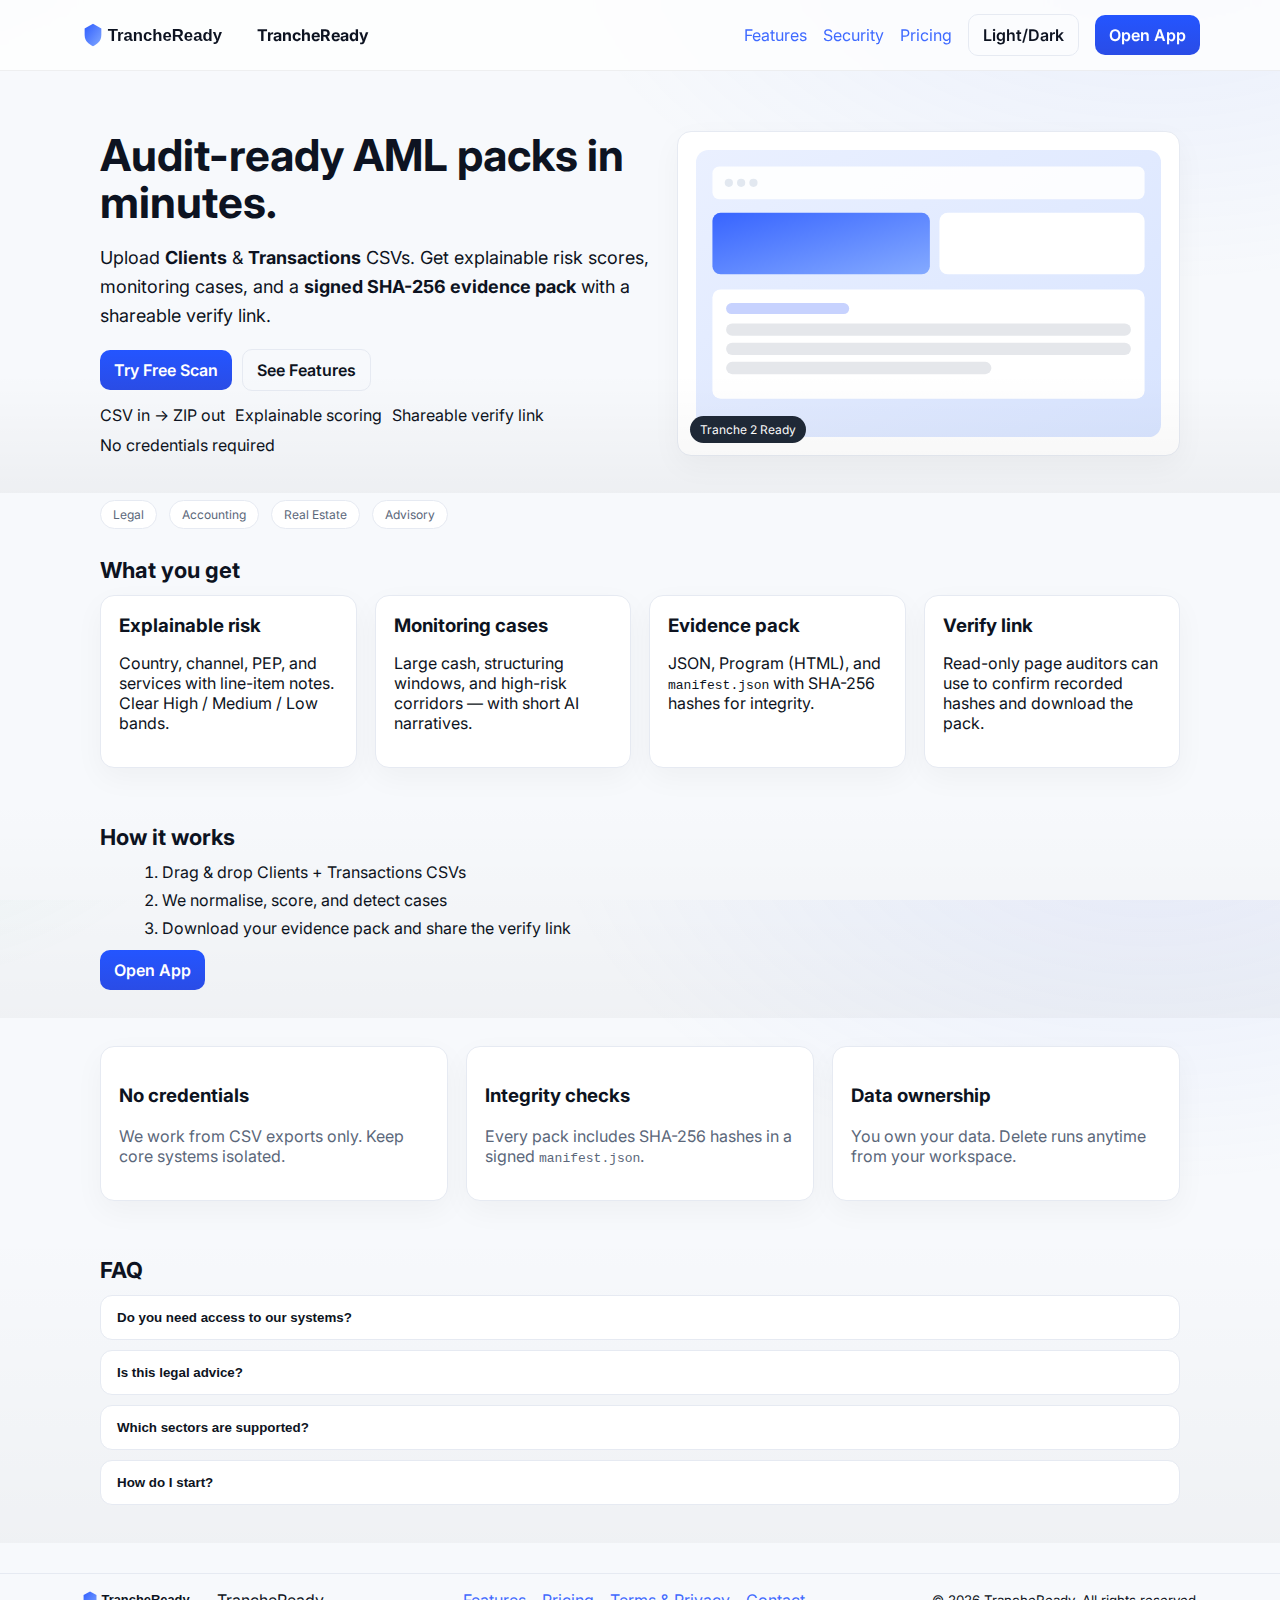
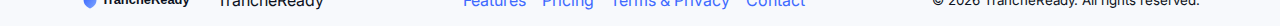
<file: index.html>
<!doctype html>
<html lang="en" data-theme="light">
<head>
  <meta charset="utf-8"/>
  <meta name="viewport" content="width=device-width, initial-scale=1"/>
  <title>TrancheReady — AML/CTF Tranche 2 Evidence Packs</title>
  <meta name="description" content="CSV in, ZIP out. Generate explainable AML risk scores, monitoring cases, and a signed SHA-256 evidence pack with a shareable verify link.">
  <link rel="icon" href="/assets/logo.svg" type="image/svg+xml">
  <link rel="stylesheet" href="/assets/style.css">
  <meta property="og:title" content="TrancheReady — Audit-ready AML packs in minutes">
  <meta property="og:description" content="Upload CSVs → signed SHA-256 evidence packs auditors trust.">
  <meta name="twitter:card" content="summary_large_image">
</head>
<body id="top">
  <!-- NAV -->
  <header class="nav">
    <div class="container nav-inner">
      <a class="brand" href="/"><img src="/assets/logo.svg" alt="TrancheReady"><span>TrancheReady</span></a>
      <button class="hamburger" id="hamburger" aria-label="Toggle menu">☰</button>
      <nav id="navLinks">
        <a href="#features">Features</a>
        <a href="#security">Security</a>
        <a href="/pricing.html">Pricing</a>
        <a class="btn ghost" id="themeToggle" href="javascript:void(0)">Light/Dark</a>
        <a class="btn app-link" data-app>Open App</a>
      </nav>
    </div>
  </header>

  <main>
    <!-- HERO -->
    <section class="hero">
      <div class="container hero-inner">
        <div class="hero-copy">
          <h1>Audit-ready AML packs in minutes.</h1>
          <p class="lead">Upload <b>Clients</b> & <b>Transactions</b> CSVs. Get explainable risk scores, monitoring cases, and a <b>signed SHA-256 evidence pack</b> with a shareable verify link.</p>
          <div class="cta-row">
            <a class="btn app-link" data-app>Try Free Scan</a>
            <a class="btn ghost" href="#features">See Features</a>
          </div>
          <ul class="hero-points">
            <li>CSV in → ZIP out</li>
            <li>Explainable scoring</li>
            <li>Shareable verify link</li>
            <li>No credentials required</li>
          </ul>
        </div>
        <div class="hero-media card">
          <img src="/assets/hero-figure.svg" alt="Compliance overview illustration" class="hero-fig"/>
          <div class="badge shadow">Tranche 2 Ready</div>
        </div>
      </div>
      <div class="diagonal"></div>
    </section>

    <!-- TRUST BAR -->
    <section class="trust">
      <div class="container trust-inner">
        <div class="chip">Legal</div>
        <div class="chip">Accounting</div>
        <div class="chip">Real Estate</div>
        <div class="chip">Advisory</div>
      </div>
    </section>

    <!-- FEATURES -->
    <section id="features" class="section">
      <div class="container">
        <h2 class="section-title">What you get</h2>
        <div class="grid four">
          <div class="card feature">
            <h3>Explainable risk</h3>
            <p>Country, channel, PEP, and services with line-item notes. Clear High / Medium / Low bands.</p>
          </div>
          <div class="card feature">
            <h3>Monitoring cases</h3>
            <p>Large cash, structuring windows, and high-risk corridors — with short AI narratives.</p>
          </div>
          <div class="card feature">
            <h3>Evidence pack</h3>
            <p>JSON, Program (HTML), and <code>manifest.json</code> with SHA-256 hashes for integrity.</p>
          </div>
          <div class="card feature">
            <h3>Verify link</h3>
            <p>Read-only page auditors can use to confirm recorded hashes and download the pack.</p>
          </div>
        </div>
      </div>
    </section>

    <!-- HOW IT WORKS -->
    <section class="section alt">
      <div class="container">
        <h2 class="section-title">How it works</h2>
        <ol class="steps">
          <li>Drag & drop Clients + Transactions CSVs</li>
          <li>We normalise, score, and detect cases</li>
          <li>Download your evidence pack and share the verify link</li>
        </ol>
        <div class="cta-row">
          <a class="btn app-link" data-app>Open App</a>
        </div>
      </div>
    </section>

    <!-- SECURITY -->
    <section id="security" class="section">
      <div class="container grid three">
        <div class="card">
          <h3>No credentials</h3>
          <p class="muted">We work from CSV exports only. Keep core systems isolated.</p>
        </div>
        <div class="card">
          <h3>Integrity checks</h3>
          <p class="muted">Every pack includes SHA-256 hashes in a signed <code>manifest.json</code>.</p>
        </div>
        <div class="card">
          <h3>Data ownership</h3>
          <p class="muted">You own your data. Delete runs anytime from your workspace.</p>
        </div>
      </div>
    </section>

    <!-- FAQ -->
    <section id="faq" class="section alt">
      <div class="container">
        <h2 class="section-title">FAQ</h2>
        <div class="accordion">
          <div class="item">
            <button class="q">Do you need access to our systems?</button>
            <div class="a">No. Upload CSVs. That’s it.</div>
          </div>
          <div class="item">
            <button class="q">Is this legal advice?</button>
            <div class="a">No. We generate evidence and summaries to support your compliance work. Always apply professional judgement.</div>
          </div>
          <div class="item">
            <button class="q">Which sectors are supported?</button>
            <div class="a">Start with legal, accounting, and real estate. Others on request.</div>
          </div>
          <div class="item">
            <button class="q">How do I start?</button>
            <div class="a">Click “Open App”, try the sample CSVs, and generate an evidence pack.</div>
          </div>
        </div>
      </div>
    </section>
  </main>

  <!-- FOOTER -->
  <footer class="site-footer">
    <div class="container footer-inner">
      <div class="foot-brand"><img src="/assets/logo.svg" alt=""><span>TrancheReady</span></div>
      <nav class="foot-links">
        <a href="#features">Features</a>
        <a href="/pricing.html">Pricing</a>
        <a href="/legal.html">Terms & Privacy</a>
        <a href="mailto:hello@trancheready.com">Contact</a>
      </nav>
      <small>© <span id="y"></span> TrancheReady. All rights reserved.</small>
    </div>
  </footer>

  <a href="#top" class="backtotop" id="backToTop" aria-label="Back to top">↑</a>

  <script src="/assets/main.js"></script>
</body>
</html>
</file>
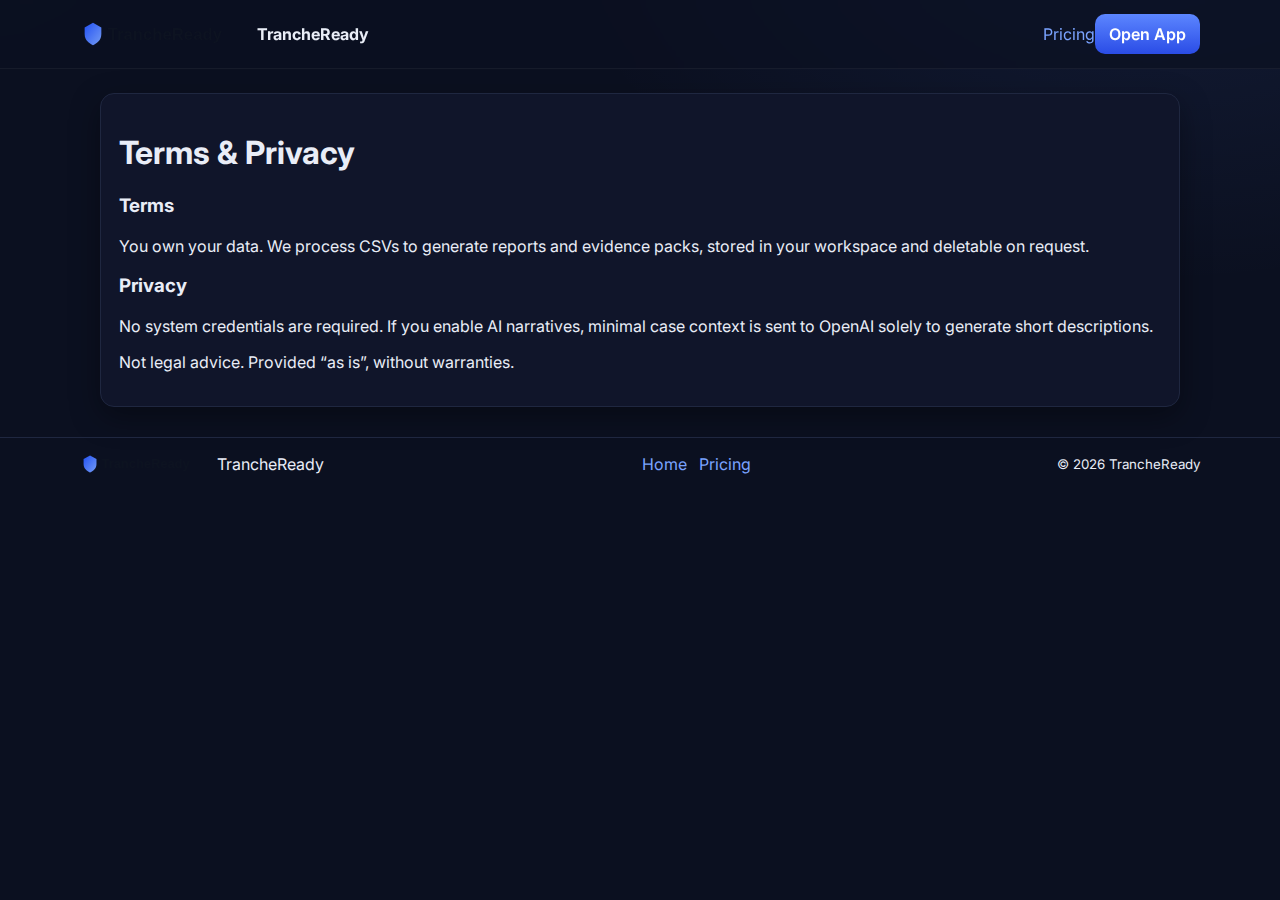
<file: legal.html>
<!doctype html>
<html lang="en" data-theme="dark">
<head>
  <meta charset="utf-8"/><meta name="viewport" content="width=device-width, initial-scale=1"/>
  <title>Legal — TrancheReady</title>
  <link rel="stylesheet" href="/assets/style.css">
  <link rel="icon" href="/assets/logo.svg" type="image/svg+xml">
</head>
<body>
  <header class="nav">
    <div class="container nav-inner">
      <a class="brand" href="/"><img src="/assets/logo.svg" alt="">TrancheReady</a>
      <nav><a href="/pricing.html">Pricing</a><a class="btn" href="APP_HOST">Open App</a></nav>
    </div>
  </header>
  <main class="container">
    <div class="card" style="margin:24px 0">
      <h1>Terms & Privacy</h1>
      <h3>Terms</h3>
      <p>You own your data. We process CSVs to generate reports and evidence packs, stored in your workspace and deletable on request.</p>
      <h3>Privacy</h3>
      <p>No system credentials are required. If you enable AI narratives, minimal case context is sent to OpenAI solely to generate short descriptions.</p>
      <p>Not legal advice. Provided “as is”, without warranties.</p>
    </div>
  </main>
  <footer class="site-footer">
    <div class="container footer-inner">
      <div class="foot-brand"><img src="/assets/logo.svg" alt=""><span>TrancheReady</span></div>
      <nav class="foot-links"><a href="/">Home</a><a href="/pricing.html">Pricing</a></nav>
      <small>© <span id="y"></span> TrancheReady</small>
    </div>
  </footer>
  <script src="/assets/main.js"></script>
</body>
</html>
</file>
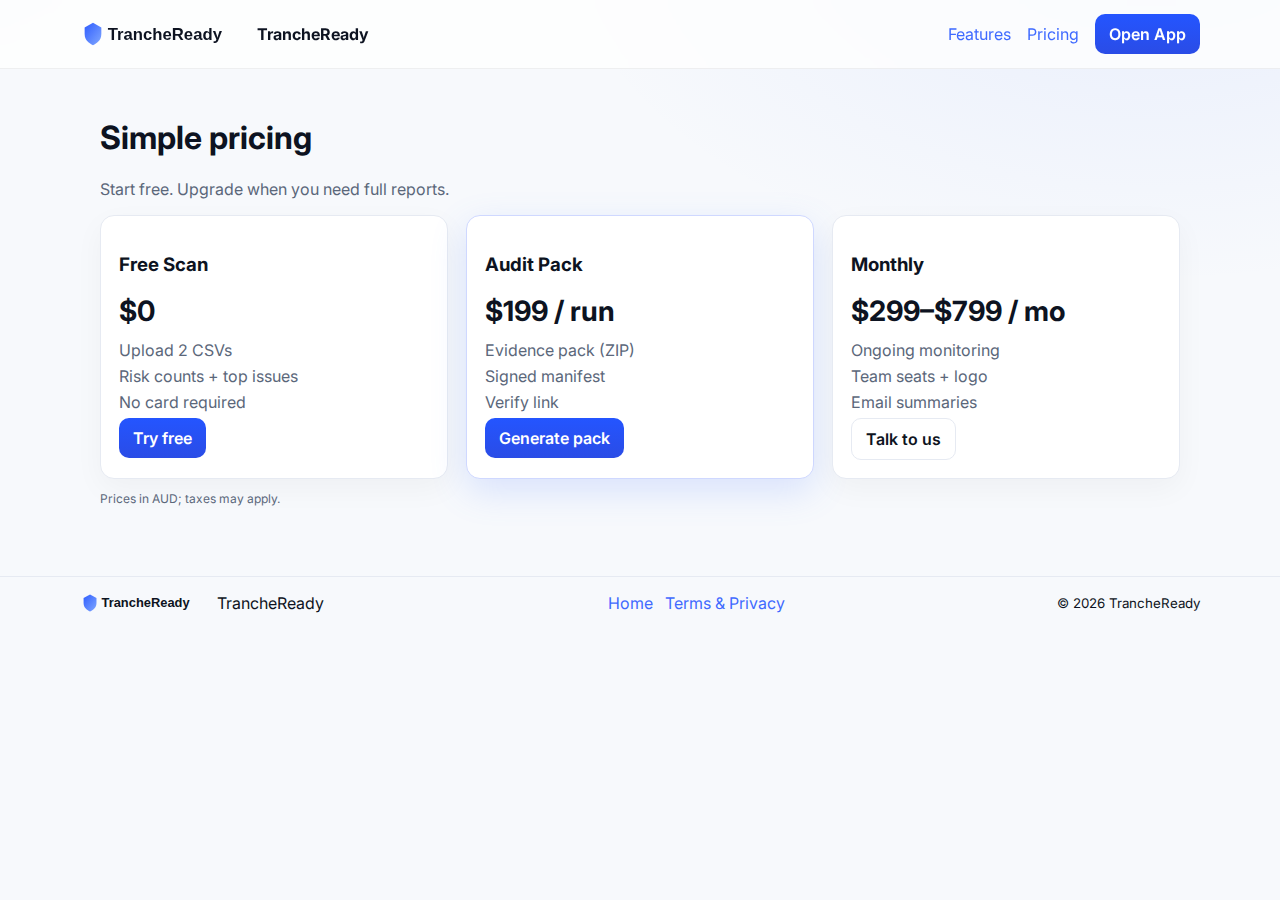
<file: pricing.html>
<!doctype html>
<html lang="en" data-theme="light">
<head>
  <meta charset="utf-8"/><meta name="viewport" content="width=device-width, initial-scale=1"/>
  <title>Pricing — TrancheReady</title>
  <link rel="icon" href="/assets/logo.svg" type="image/svg+xml">
  <link rel="stylesheet" href="/assets/style.css">
</head>
<body>
  <header class="nav">
    <div class="container nav-inner">
      <a class="brand" href="/"><img src="/assets/logo.svg" alt=""> <span>TrancheReady</span></a>
      <nav id="navLinks"><a href="/#features">Features</a><a class="active" href="/pricing.html">Pricing</a><a class="btn app-link" data-app>Open App</a></nav>
      <button class="hamburger" id="hamburger">☰</button>
    </div>
  </header>

  <main class="container">
    <section class="section" style="padding-top:28px">
      <h1>Simple pricing</h1>
      <p class="muted">Start free. Upgrade when you need full reports.</p>

      <div class="grid three">
        <div class="card price">
          <h3>Free Scan</h3>
          <div class="price-tag">$0</div>
          <ul><li>Upload 2 CSVs</li><li>Risk counts + top issues</li><li>No card required</li></ul>
          <a class="btn app-link" data-app>Try free</a>
        </div>

        <div class="card price featured">
          <h3>Audit Pack</h3>
          <div class="price-tag">$199 / run</div>
          <ul><li>Evidence pack (ZIP)</li><li>Signed manifest</li><li>Verify link</li></ul>
          <!-- Later: replace with Stripe Payment Link -->
          <a class="btn app-link" data-app>Generate pack</a>
        </div>

        <div class="card price">
          <h3>Monthly</h3>
          <div class="price-tag">$299–$799 / mo</div>
          <ul><li>Ongoing monitoring</li><li>Team seats + logo</li><li>Email summaries</li></ul>
          <a class="btn ghost" href="mailto:hello@trancheready.com?subject=Monthly%20plan">Talk to us</a>
        </div>
      </div>

      <p class="muted small">Prices in AUD; taxes may apply.</p>
    </section>
  </main>

  <footer class="site-footer">
    <div class="container footer-inner">
      <div class="foot-brand"><img src="/assets/logo.svg" alt=""><span>TrancheReady</span></div>
      <nav class="foot-links"><a href="/">Home</a><a href="/legal.html">Terms & Privacy</a></nav>
      <small>© <span id="y"></span> TrancheReady</small>
    </div>
  </footer>

  <script src="/assets/main.js"></script>
</body>
</html>
</file>
<file: assets/style.css>
@import url("https://fonts.googleapis.com/css2?family=Inter:wght@400;500;600;700&display=swap");

/* ===== Design tokens ===== */
:root{
  --bg:#f7f9fc; --panel:#ffffff; --ink:#0d1321; --muted:#5b677a;
  --brand:#2455ff; --brand-2:#3f6aff; --line:#e6eaf2; --card:#ffffff;
  --good:#0ea371; --warn:#d97706; --bad:#e11d48;
  --radius:14px;
}
html[data-theme="dark"]{
  --bg:#0b1020; --panel:#10152a; --ink:#e9edf7; --muted:#9aa3b2;
  --brand:#5c86ff; --brand-2:#7aa3ff; --line:#1f2740; --card:#0f1426;
}

/* ===== Base ===== */
*{box-sizing:border-box}
html,body{height:100%}
body{
  margin:0; background:
    radial-gradient(1100px 680px at 90% -10%, rgba(92,134,255,.10), transparent 55%),
    radial-gradient(800px 600px at -10% -20%, rgba(33,192,122,.08), transparent 45%),
    var(--bg);
  color:var(--ink); font-family:Inter,system-ui,Segoe UI,Arial,sans-serif;
}
a{color:var(--brand-2); text-decoration:none}
a:hover{text-decoration:underline}
.container{max-width:1120px;margin:0 auto;padding:0 20px}

.lead{font-size:18px;line-height:1.6}
.muted{color:var(--muted)}
.small{font-size:12px}

/* ===== Nav ===== */
.nav{position:sticky;top:0;background:rgba(255,255,255,.75);backdrop-filter: blur(8px);
  border-bottom:1px solid rgba(0,0,0,.06); z-index:10}
html[data-theme="dark"] .nav{background:rgba(11,16,32,.65);border-bottom:1px solid rgba(255,255,255,.05)}
.nav-inner{display:flex;align-items:center;justify-content:space-between;padding:14px 0}
.brand{display:flex;align-items:center;gap:10px;font-weight:700;color:var(--ink);text-decoration:none}
.brand img{height:26px}
#navLinks{display:flex;align-items:center;gap:16px}
.hamburger{display:none;background:transparent;border:1px solid var(--line);color:var(--muted);border-radius:8px;padding:6px 10px}
@media(max-width:860px){
  #navLinks{display:none;position:absolute;top:58px;right:20px;background:var(--panel);border:1px solid var(--line);border-radius:12px;padding:10px 12px;flex-direction:column;gap:10px;box-shadow:0 10px 30px rgba(0,0,0,.08)}
  html[data-theme="dark"] #navLinks{box-shadow:0 10px 30px rgba(0,0,0,.35)}
  .hamburger{display:inline-flex}
}

/* ===== Buttons & Chips ===== */
.btn{display:inline-flex;align-items:center;gap:6px;background:linear-gradient(180deg,var(--brand),#2a4ce6);color:#fff;border:none;border-radius:10px;padding:10px 14px;font-weight:600;text-decoration:none}
.btn:hover{transform:translateY(-1px)}
.btn.ghost{background:transparent;border:1px solid var(--line);color:var(--ink)}
.chip{border:1px solid var(--line);background:var(--panel);color:var(--muted);padding:6px 12px;border-radius:999px;font-size:12px}

/* ===== Cards & Layout ===== */
.card{background:var(--panel);border:1px solid var(--line);border-radius:var(--radius);padding:18px;box-shadow:0 10px 30px rgba(0,0,0,.04)}
html[data-theme="dark"] .card{box-shadow:0 10px 30px rgba(0,0,0,.35)}
.section{padding:28px 0}
.section.alt{background:linear-gradient(180deg,rgba(0,0,0,0),rgba(0,0,0,.03))}
html[data-theme="dark"] .section.alt{background:linear-gradient(180deg,rgba(255,255,255,0),rgba(255,255,255,.03))}
.section-title{margin:0 0 12px 0;font-size:22px}
.grid{display:grid;gap:18px}
.grid.four{grid-template-columns:repeat(4,1fr)}
.grid.three{grid-template-columns:repeat(3,1fr)}
@media(max-width:1000px){.grid.four{grid-template-columns:repeat(2,1fr)}.grid.three{grid-template-columns:1fr}}
.feature h3{margin:0 0 6px 0}

/* ===== Hero ===== */
.hero{position:relative;padding:60px 0 36px}
.hero-inner{display:grid;grid-template-columns:1.1fr 1fr;gap:24px;align-items:center}
@media(max-width:1000px){.hero-inner{grid-template-columns:1fr}}
.hero h1{font-size:44px;line-height:1.07;margin:0 0 10px}
.hero-points{display:flex;flex-wrap:wrap;gap:10px;margin:14px 0 0;padding:0;list-style:none}
.hero-media{position:relative;overflow:hidden}
.hero-fig{width:100%;display:block}
.badge{position:absolute;left:12px;bottom:12px;background:#111827;color:#fff;border-radius:999px;padding:6px 10px;font-size:12px}
html[data-theme="light"] .badge{background:#1f2937}
.diagonal{position:absolute;left:0;right:0;bottom:-1px;height:120px;background:linear-gradient(180deg,rgba(0,0,0,0),rgba(0,0,0,.04))}
html[data-theme="dark"] .diagonal{background:linear-gradient(180deg,rgba(255,255,255,0),rgba(255,255,255,.05))}

/* ===== Trust bar ===== */
.trust{padding:8px 0 0}
.trust-inner{display:flex;gap:12px;flex-wrap:wrap;align-items:center}

/* ===== Steps ===== */
.steps{margin:10px 0 0 22px}
.steps li{margin:8px 0}

/* ===== Pricing ===== */
.price .price-tag{font-size:28px;font-weight:700;margin:8px 0 12px}
.price ul{list-style:none;padding:0;margin:0}
.price li{margin:6px 0;color:var(--muted)}
.price.featured{border-color:#cfd8ff;box-shadow:0 12px 36px rgba(92,134,255,.20)}
html[data-theme="dark"] .price.featured{border-color:#3a56c6;box-shadow:0 12px 36px rgba(92,134,255,.28)}

/* ===== Accordion ===== */
.accordion .item{border:1px solid var(--line);border-radius:12px;margin:10px 0;background:var(--panel)}
.accordion .q{width:100%;text-align:left;background:transparent;border:none;color:var(--ink);padding:14px 16px;font-weight:600;cursor:pointer}
.accordion .a{display:none;padding:0 16px 14px 16px;color:var(--muted)}
.accordion .item.open .a{display:block}

/* ===== Footer ===== */
.site-footer{border-top:1px solid var(--line);margin-top:30px}
.footer-inner{display:flex;gap:16px;align-items:center;justify-content:space-between;padding:16px 0;flex-wrap:wrap}
.foot-brand{display:flex;align-items:center;gap:8px}
.foot-brand img{height:20px}
.foot-links a{margin-left:12px}

/* ===== Utilities ===== */
.cta-row{display:flex;gap:10px;align-items:center;margin:12px 0 0}
.backtotop{position:fixed;right:16px;bottom:16px;background:#111827;color:#fff;border:none;border-radius:12px;padding:10px 12px;display:none;text-decoration:none}
.backtotop.show{display:inline-flex}
</file>
